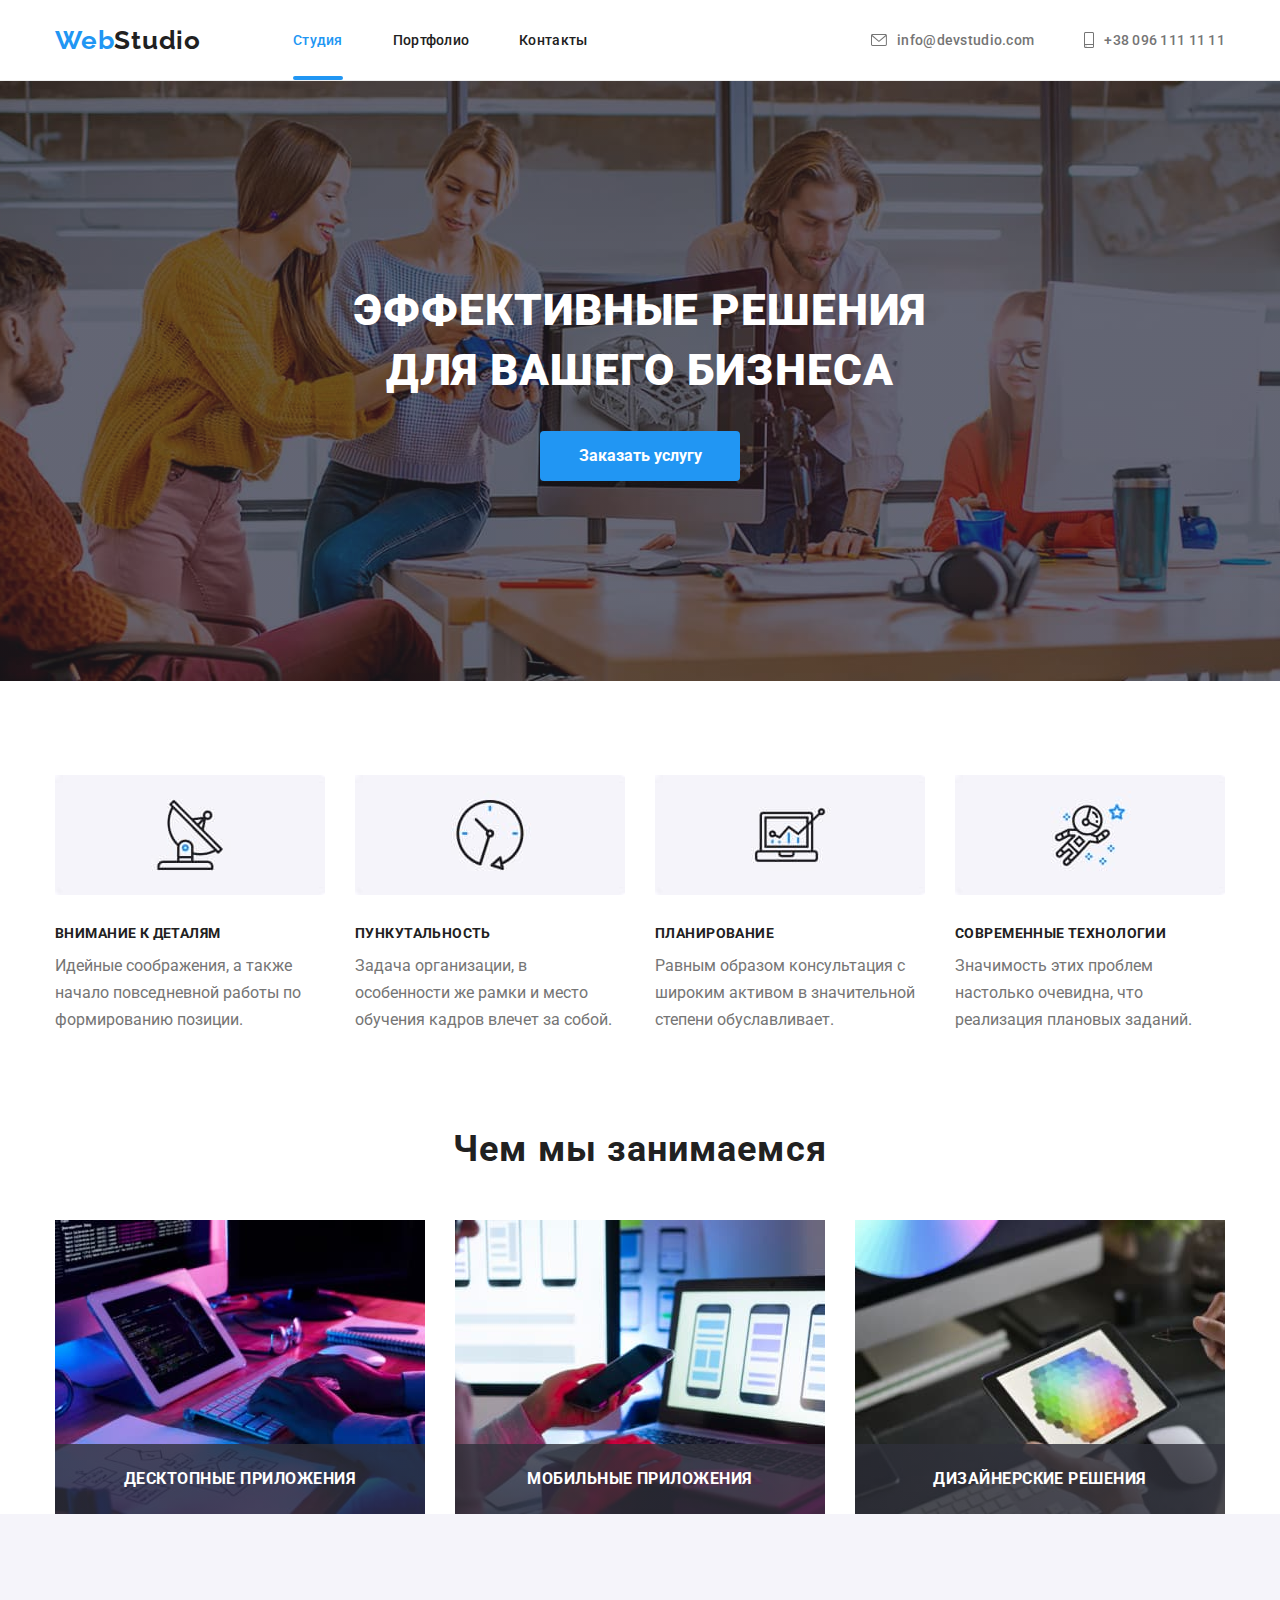
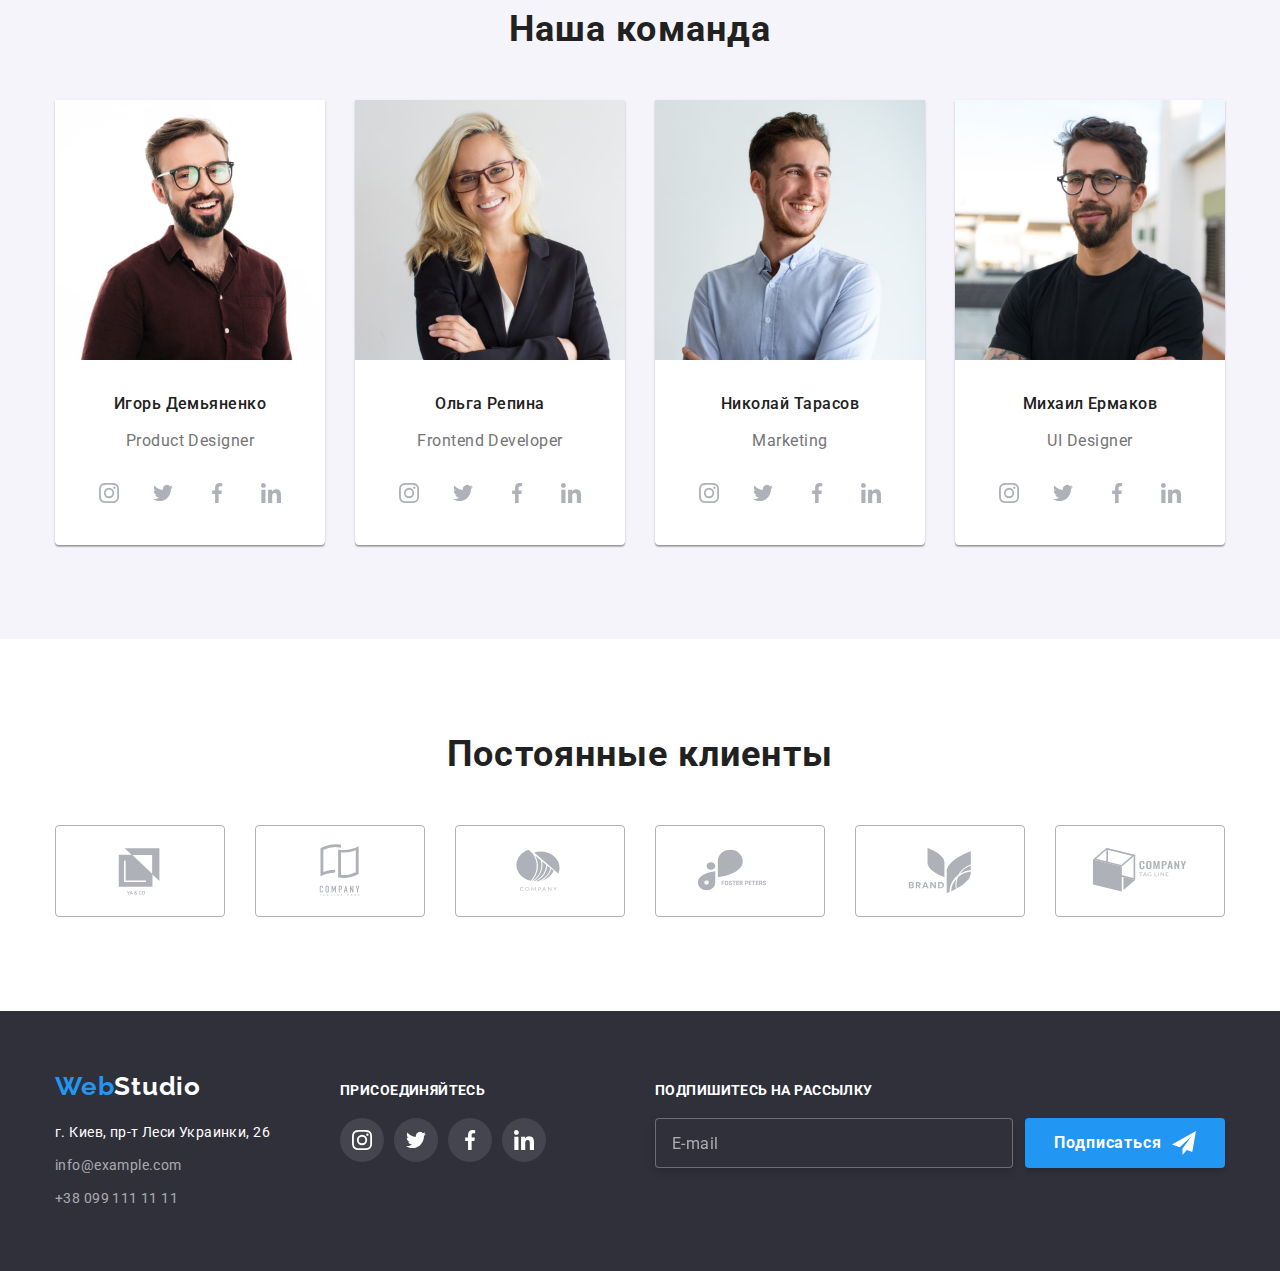
<file: index.html>
<!DOCTYPE html>
<html lang="ru">
  <head>
    <meta charset="UTF-8" />
    <meta http-equiv="X-UA-Compatible" content="IE=edge" />
    <meta name="viewport" content="width=device-width, initial-scale=1.0" />
    <link
      rel="stylesheet"
      href="https://cdnjs.cloudflare.com/ajax/libs/modern-normalize/1.0.0/modern-normalize.min.css"
    />
    <link rel="preconnect" href="https://fonts.gstatic.com" />
    <link
      href="https://fonts.googleapis.com/css2?family=Raleway:wght@700&family=Roboto:wght@400;500;700;900&display=swap"
      rel="stylesheet"
    />
    <link rel="stylesheet" href="css/styles.css" />
    <title>Студия</title>
  </head>
  <body>
    <header class="header">
      <div class="container list">
        <nav class="list">
          <a lang="en" href="index.html" class="icon icon-header"
            ><span class="icon-blue">Web</span>Studio</a
          >
          <ul class="list-nav">
            <li class="link">
              <a href="index.html" class="link-nav-selected link-area">Студия</a>
            </li>
            <li class="link">
              <a href="portfolio.html" class="link-nav link-area">Портфолио</a>
            </li>
            <li class="link">
              <a href="" class="link-nav link-area">Контакты</a>
            </li>
          </ul>
        </nav>
        <ul class="list-address">
          <li class="link">
            <a href="mailto:info@devstudio.com" class="list link-address link-area">
              <svg class="link-mail">
                <use href="./images/icons.svg#icon-envelope"></use>
              </svg>
              info@devstudio.com</a
            >
          </li>
          <li class="link">
            <a href="tel:+380961111111" class="list link-address link-area">
              <svg class="link-phone">
                <use href="./images/icons.svg#icon-smartphone"></use>
              </svg>
              +38 096 111 11 11</a
            >
          </li>
        </ul>
      </div>
    </header>

    <main>
      <section class="hero overlay-hero">
        <div class="container">
          <h1 class="slogan">ЭФФЕКТИВНЫЕ РЕШЕНИЯ ДЛЯ ВАШЕГО БИЗНЕСА</h1>
          <button data-modal-open type="button" class="button">Заказать услугу</button>
        </div>
      </section>
      <section class="section">
        <div class="container">
          <ul class="list">
            <li class="item-about item-detail">
              <h3 class="text-about sub-title">Внимание к деталям</h3>
              <p class="text-main">
                Идейные соображения, а также начало повседневной работы по формированию позиции.
              </p>
            </li>
            <li class="item-about item-time">
              <h3 class="text-about sub-title">Пункутальность</h3>
              <p class="text-main">
                Задача организации, в особенности же рамки и место обучения кадров влечет за собой.
              </p>
            </li>
            <li class="item-about item-plan">
              <h3 class="text-about sub-title">Планирование</h3>
              <p class="text-main">
                Равным образом консультация с широким активом в значительной степени обуславливает.
              </p>
            </li>
            <li class="item-about item-tech">
              <h3 class="text-about sub-title">Современные технологии</h3>
              <p class="text-main">
                Значимость этих проблем настолько очевидна, что реализация плановых заданий.
              </p>
            </li>
          </ul>
        </div>
      </section>

      <section class="section">
        <div class="container">
          <h2 class="title">Чем мы занимаемся</h2>

          <ul class="list list-img">
            <li class="item-img">
              <img src="images/box1.jpg" alt="Человек пишет код" />
              <div class="img-back">
                <p class="sub-title img-text">Десктопные приложения</p>
              </div>
            </li>
            <li class="item-img">
              <img src="images/box2.jpg" alt="Человек настараивает мультиплатформность" />
              <div class="img-back">
                <p class="sub-title img-text">Мобильные приложения</p>
              </div>
            </li>
            <li class="item-img">
              <img src="images/box3.jpg" alt="Человек выбирает дизайн" />
              <div class="img-back">
                <p class="sub-title img-text">Дизайнерские решения</p>
              </div>
            </li>
          </ul>
        </div>
      </section>

      <section class="section section-team">
        <div class="container">
          <h2 class="title">Наша команда</h2>
          <ul class="list list-team">
            <li class="desc-main">
              <img class="desc-img" src="images/img1.1.jpg" alt="" width="260" />
              <div class="desc-wrap">
                <h3 class="desc-name">Игорь Демьяненко</h3>
                <p class="desc-text">Product Designer</p>
                <ul class="list list-contact">
                  <li class="item-team">
                    <a href="" class="icon-center team-contact">
                      <svg class="decs-contact-icon">
                        <use href="./images/icons.svg#icon-inst"></use>
                      </svg>
                    </a>
                  </li>
                  <li class="item-team">
                    <a href="" class="icon-center team-contact">
                      <svg class="decs-contact-icon">
                        <use href="./images/icons.svg#icon-twit"></use>
                      </svg>
                    </a>
                  </li>
                  <li class="item-team">
                    <a href="" class="icon-center team-contact">
                      <svg class="decs-contact-icon">
                        <use href="./images/icons.svg#icon-fb"></use>
                      </svg>
                    </a>
                  </li>
                  <li class="item-team">
                    <a href="" class="icon-center team-contact">
                      <svg class="decs-contact-icon">
                        <use href="./images/icons.svg#icon-linkdin"></use>
                      </svg>
                    </a>
                  </li>
                </ul>
              </div>
            </li>

            <li class="desc-main">
              <img class="desc-img" src="images/img1.2.jpg" alt="" width="260" />
              <div class="desc-wrap">
                <h3 class="desc-name">Ольга Репина</h3>
                <p class="desc-text">Frontend Developer</p>
                <ul class="list list-contact">
                  <li class="item-team">
                    <a href="" class="icon-center team-contact">
                      <svg class="decs-contact-icon">
                        <use href="./images/icons.svg#icon-inst"></use>
                      </svg>
                    </a>
                  </li>
                  <li class="item-team">
                    <a href="" class="icon-center team-contact">
                      <svg class="decs-contact-icon">
                        <use href="./images/icons.svg#icon-twit"></use>
                      </svg>
                    </a>
                  </li>
                  <li class="item-team">
                    <a href="" class="icon-center team-contact">
                      <svg class="decs-contact-icon">
                        <use href="./images/icons.svg#icon-fb"></use>
                      </svg>
                    </a>
                  </li>
                  <li class="item-team">
                    <a href="" class="icon-center team-contact">
                      <svg class="decs-contact-icon">
                        <use href="./images/icons.svg#icon-linkdin"></use>
                      </svg>
                    </a>
                  </li>
                </ul>
              </div>
            </li>

            <li class="desc-main">
              <img class="desc-img" src="images/img1.3.jpg" alt="" width="260" />
              <div class="desc-wrap">
                <h3 class="desc-name">Николай Тарасов</h3>
                <p class="desc-text">Marketing</p>
                <ul class="list list-contact">
                  <li class="item-team">
                    <a href="" class="icon-center team-contact">
                      <svg class="decs-contact-icon">
                        <use href="./images/icons.svg#icon-inst"></use>
                      </svg>
                    </a>
                  </li>
                  <li class="item-team">
                    <a href="" class="icon-center team-contact">
                      <svg class="decs-contact-icon">
                        <use href="./images/icons.svg#icon-twit"></use>
                      </svg>
                    </a>
                  </li>
                  <li class="item-team">
                    <a href="" class="icon-center team-contact">
                      <svg class="decs-contact-icon">
                        <use href="./images/icons.svg#icon-fb"></use>
                      </svg>
                    </a>
                  </li>
                  <li class="item-team">
                    <a href="" class="icon-center team-contact">
                      <svg class="decs-contact-icon">
                        <use href="./images/icons.svg#icon-linkdin"></use>
                      </svg>
                    </a>
                  </li>
                </ul>
              </div>
            </li>

            <li class="desc-main">
              <img class="desc-img" src="images/img1.4.jpg" alt="" width="260" />
              <div class="desc-wrap">
                <h3 class="desc-name">Михаил Ермаков</h3>
                <p class="desc-text">UI Designer</p>
                <ul class="list list-contact">
                  <li class="item-team">
                    <a href="" class="icon-center team-contact">
                      <svg class="decs-contact-icon">
                        <use href="./images/icons.svg#icon-inst"></use>
                      </svg>
                    </a>
                  </li>
                  <li class="item-team">
                    <a href="" class="icon-center team-contact">
                      <svg class="decs-contact-icon">
                        <use href="./images/icons.svg#icon-twit"></use>
                      </svg>
                    </a>
                  </li>
                  <li class="item-team">
                    <a href="" class="icon-center team-contact">
                      <svg class="decs-contact-icon">
                        <use href="./images/icons.svg#icon-fb"></use>
                      </svg>
                    </a>
                  </li>
                  <li class="item-team">
                    <a href="" class="icon-center team-contact">
                      <svg class="decs-contact-icon">
                        <use href="./images/icons.svg#icon-linkdin"></use>
                      </svg>
                    </a>
                  </li>
                </ul>
              </div>
            </li>
          </ul>
        </div>
      </section>
      <section class="section">
        <div class="container">
          <h2 class="title">Постоянные клиенты</h2>
          <ul class="list">
            <li class="item-client">
              <a href="" class="icon-center link-client">
                <svg class="item-client-icon">
                  <use href="./images/icons.svg#icon-client1"></use>
                </svg>
              </a>
            </li>
            <li class="item-client">
              <a href="" class="icon-center link-client">
                <svg class="item-client-icon">
                  <use href="./images/icons.svg#icon-client2"></use>
                </svg>
              </a>
            </li>
            <li class="item-client">
              <a href="" class="icon-center link-client">
                <svg class="item-client-icon">
                  <use href="./images/icons.svg#icon-client3"></use>
                </svg>
              </a>
            </li>
            <li class="item-client">
              <a href="" class="icon-center link-client">
                <svg class="item-client-icon">
                  <use href="./images/icons.svg#icon-client4"></use>
                </svg>
              </a>
            </li>
            <li class="item-client">
              <a href="" class="icon-center link-client">
                <svg class="item-client-icon">
                  <use href="./images/icons.svg#icon-client5"></use>
                </svg>
              </a>
            </li>
            <li class="item-client">
              <a href="" class="icon-center link-client">
                <svg class="item-client-icon">
                  <use href="./images/icons.svg#icon-client6"></use>
                </svg>
              </a>
            </li>
          </ul>
        </div>
      </section>
    </main>

    <footer class="footer">
      <div class="container list">
        <div>
          <a lang="en" href="index.html" class="icon icon-footer"
            ><span class="icon-blue">Web</span>Studio</a
          >
          <address>
            <ul class="list-footer">
              <li class="footer-main">
                <a href="" class="text-main footer-address">г. Киев, пр-т Леси Украинки, 26</a>
              </li>
              <li class="footer-main">
                <a href="mailto:info@example.com" class="text-main footer-contact"
                  >info@example.com</a
                >
              </li>
              <li class="footer-main">
                <a href="tel:+380991111111" class="text-main footer-contact">+38 099 111 11 11</a>
              </li>
            </ul>
          </address>
        </div>
        <div class="media-footer">
          <h3 class="sub-title sub-title-join">Присоединяйтесь</h3>
          <ul class="list">
            <li class="media-footer-item">
              <a href="" class="icon-center media-footer-link">
                <svg class="media-footer-icon">
                  <use href="./images/icons.svg#icon-inst"></use>
                </svg>
              </a>
            </li>
            <li class="media-footer-item">
              <a href="" class="icon-center media-footer-link">
                <svg class="media-footer-icon">
                  <use href="./images/icons.svg#icon-twit"></use>
                </svg>
              </a>
            </li>
            <li class="media-footer-item">
              <a href="" class="icon-center media-footer-link">
                <svg class="media-footer-icon">
                  <use href="./images/icons.svg#icon-fb"></use>
                </svg>
              </a>
            </li>
            <li class="media-footer-item">
              <a href="" class="icon-center media-footer-link">
                <svg class="media-footer-icon">
                  <use href="./images/icons.svg#icon-linkdin"></use>
                </svg>
              </a>
            </li>
          </ul>
        </div>
        <div class="subscribe-footer">
          <h3 class="sub-title sub-title-join">Подпишитесь на рассылку</h3>

          <form name="subscribe_form" autocomplete="on" class="form-item">
            <label>
              <input class="form-input-mail" type="email" name="email" placeholder="E-mail" />
            </label>
            <button type="submit" class="button-subscribe">
              Подписаться
              <svg class="button-subscribe-icon">
                <use href="./images/icons.svg#icon-send"></use>
              </svg>
            </button>
          </form>
        </div>
      </div>
    </footer>
    <div class="backdrop is-hidden" data-modal>
      <div class="modal">
        <h3 class="modal-detail">Оставьте свои данные, мы вам перезвоним</h3>

        <form name="subscribe_form" autocomplete="on" class="subscribe-form">
          <label class="subscribe-name">
            Имя
            <svg class="modal-form-icon">
              <use href="./images/icons.svg#icon-person"></use>
            </svg>
            <input
              class="form-input-main form-input-info"
              type="text"
              name="name"
              autocomplete="on"
            />
          </label>
          <label class="subscribe-name">
            Телефон
            <svg class="modal-form-icon">
              <use href="./images/icons.svg#icon-phone-black"></use>
            </svg>
            <input
              class="form-input-main form-input-info"
              type="tel"
              name="tel"
              autocomplete="on"
            />
          </label>
          <label class="subscribe-name">
            Почта
            <input
              class="form-input-main form-input-info"
              type="email"
              name="email"
              autocomplete="on"
            />
            <svg class="modal-form-icon">
              <use href="./images/icons.svg#icon-email-black"></use>
            </svg>
          </label>
          <label class="subscribe-name">
            Комментарий
            <textarea
              class="form-input-main form-input-comment"
              name="comment"
              placeholder="Введите текст"
            ></textarea>
          </label>
          <label class="subscribe-agree">
            <input type="checkbox" name="valid" value="agree" />
            <span class="checkbox-icon"></span>
            Соглашаюсь с рассылкой и принимаю <a href="" class="link-agree">Условия договора</a>
          </label>
          <div>
            <button type="submit" class="button-form">Отправить</button>
          </div>
        </form>
        <button data-modal-close type="button" class="icon-center modal-close-button">
          <svg class="modal-close-icon">
            <use href="./images/icons.svg#icon-close-button"></use>
          </svg>
        </button>
      </div>
    </div>
    <script src="./js/modal.js"></script>
  </body>
</html>
</file>
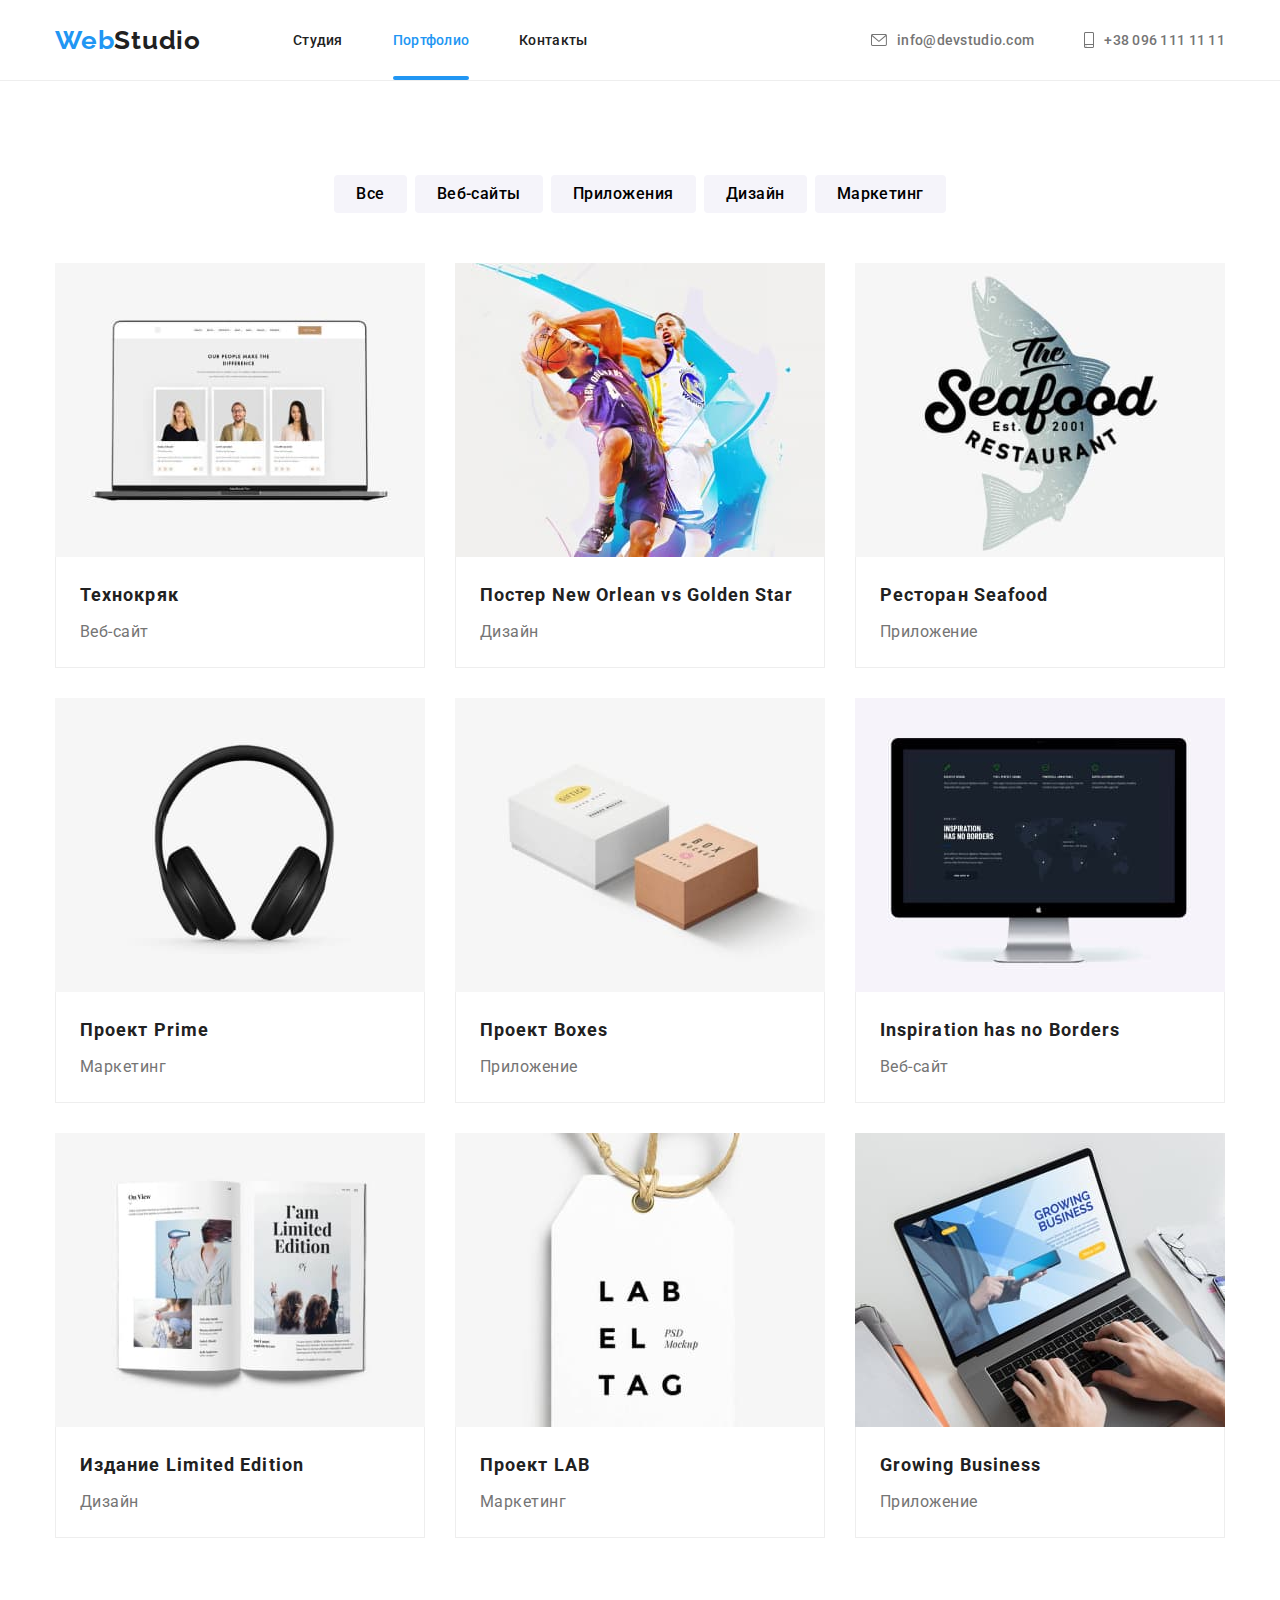
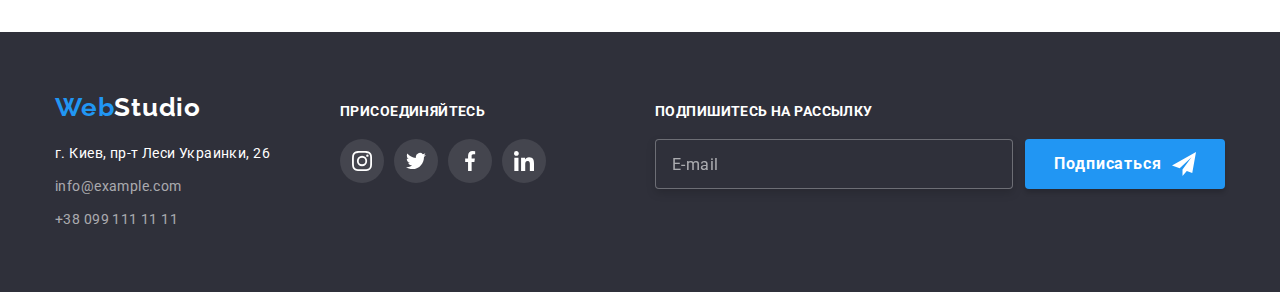
<file: portfolio.html>
<!DOCTYPE html>
<html lang="ru">
  <head>
    <meta charset="UTF-8" />
    <meta http-equiv="X-UA-Compatible" content="IE=edge" />
    <meta name="viewport" content="width=device-width, initial-scale=1.0" />
    <link
      rel="stylesheet"
      href="https://cdnjs.cloudflare.com/ajax/libs/modern-normalize/1.0.0/modern-normalize.min.css"
    />
    <link rel="preconnect" href="https://fonts.gstatic.com" />
    <link
      href="https://fonts.googleapis.com/css2?family=Raleway:wght@700&family=Roboto:wght@400;500;700;900&display=swap"
      rel="stylesheet"
    />
    <link rel="stylesheet" href="css/styles.css" />
    <title>Портфолио</title>
  </head>
  <body>
    <header class="header">
      <div class="container list">
        <nav class="list">
          <a lang="en" href="index.html" class="icon icon-header"
            ><span class="icon-blue">Web</span>Studio</a
          >
          <ul class="list-nav">
            <li class="link">
              <a href="index.html" class="link-nav link-area">Студия</a>
            </li>
            <li class="link">
              <a href="portfolio.html" class="link-nav-selected link-area">Портфолио</a>
            </li>
            <li class="link">
              <a href="" class="link-nav link-area">Контакты</a>
            </li>
          </ul>
        </nav>
        <ul class="list-address">
          <li class="link">
            <a href="mailto:info@devstudio.com" class="list link-address link-area">
              <svg class="link-mail">
                <use href="./images/icons.svg#icon-envelope"></use>
              </svg>
              info@devstudio.com</a
            >
          </li>
          <li class="link">
            <a href="tel:+380961111111" class="list link-address link-area">
              <svg class="link-phone">
                <use href="./images/icons.svg#icon-smartphone"></use>
              </svg>
              +38 096 111 11 11</a
            >
          </li>
        </ul>
      </div>
    </header>

    <main>
      <section class="section">
        <div class="container">
          <ul class="list list-control">
            <li class="control-item"><button type="button" class="control">Все</button></li>
            <li class="control-item"><button type="button" class="control">Веб-сайты</button></li>
            <li class="control-item"><button type="button" class="control">Приложения</button></li>
            <li class="control-item"><button type="button" class="control">Дизайн</button></li>
            <li class="control-item"><button type="button" class="control">Маркетинг</button></li>
          </ul>
          <ul class="work-list">
            <li class="work-item">
              <a href="" class="work-link">
                <div class="work-img">
                  <img src="images/img2.1.jpg" alt="" />
                  <div class="work-overlay">
                    <p class="work-text">
                      Технокряк это современная площадка распространения коронавируса. Компании
                      используют эту платформу для цифрового шпионажа и атак на защищённые сервера
                      конкурентов.
                    </p>
                  </div>
                </div>
                <div class="work-wrap">
                  <h3 class="work-main">Технокряк</h3>
                  <p class="work-desc">Веб-сайт</p>
                </div>
              </a>
            </li>
            <li class="work-item">
              <a href="" class="work-link">
                <div class="work-img">
                  <img src="images/img2.2.jpg" alt="" />
                  <div class="work-overlay">
                    <p class="work-text">
                      Технокряк это современная площадка распространения коронавируса. Компании
                      используют эту платформу для цифрового шпионажа и атак на защищённые сервера
                      конкурентов.
                    </p>
                  </div>
                </div>
                <div class="work-wrap">
                  <h3 class="work-main">Постер New Orlean vs Golden Star</h3>
                  <p class="work-desc">Дизайн</p>
                </div>
              </a>
            </li>
            <li class="work-item">
              <a href="" class="work-link">
                <div class="work-img">
                  <img src="images/img2.3.jpg" alt="" />
                  <div class="work-overlay">
                    <p class="work-text">
                      Технокряк это современная площадка распространения коронавируса. Компании
                      используют эту платформу для цифрового шпионажа и атак на защищённые сервера
                      конкурентов.
                    </p>
                  </div>
                </div>
                <div class="work-wrap">
                  <h3 class="work-main">Ресторан Seafood</h3>
                  <p class="work-desc">Приложение</p>
                </div>
              </a>
            </li>
            <li class="work-item">
              <a href="" class="work-link">
                <div class="work-img">
                  <img src="images/img2.4.jpg" alt="" />
                  <div class="work-overlay">
                    <p class="work-text">
                      Технокряк это современная площадка распространения коронавируса. Компании
                      используют эту платформу для цифрового шпионажа и атак на защищённые сервера
                      конкурентов.
                    </p>
                  </div>
                </div>
                <div class="work-wrap">
                  <h3 class="work-main">Проект Prime</h3>
                  <p class="work-desc">Маркетинг</p>
                </div>
              </a>
            </li>
            <li class="work-item">
              <a href="" class="work-link">
                <div class="work-img">
                  <img src="images/img2.5.jpg" alt="" />
                  <div class="work-overlay">
                    <p class="work-text">
                      Технокряк это современная площадка распространения коронавируса. Компании
                      используют эту платформу для цифрового шпионажа и атак на защищённые сервера
                      конкурентов.
                    </p>
                  </div>
                </div>
                <div class="work-wrap">
                  <h3 class="work-main">Проект Boxes</h3>
                  <p class="work-desc">Приложение</p>
                </div>
              </a>
            </li>
            <li class="work-item">
              <a href="" class="work-link">
                <div class="work-img">
                  <img src="images/img2.6.jpg" alt="" />
                  <div class="work-overlay">
                    <p class="work-text">
                      Технокряк это современная площадка распространения коронавируса. Компании
                      используют эту платформу для цифрового шпионажа и атак на защищённые сервера
                      конкурентов.
                    </p>
                  </div>
                </div>
                <div class="work-wrap">
                  <h3 class="work-main">Inspiration has no Borders</h3>
                  <p class="work-desc">Веб-сайт</p>
                </div>
              </a>
            </li>
            <li class="work-item">
              <a href="" class="work-link">
                <div class="work-img">
                  <img src="images/img2.7.jpg" alt="" />
                  <div class="work-overlay">
                    <p class="work-text">
                      Технокряк это современная площадка распространения коронавируса. Компании
                      используют эту платформу для цифрового шпионажа и атак на защищённые сервера
                      конкурентов.
                    </p>
                  </div>
                </div>
                <div class="work-wrap">
                  <h3 class="work-main">Издание Limited Edition</h3>
                  <p class="work-desc">Дизайн</p>
                </div>
              </a>
            </li>
            <li class="work-item">
              <a href="" class="work-link">
                <div class="work-img">
                  <img src="images/img2.8.jpg" alt="" />
                  <div class="work-overlay">
                    <p class="work-text">
                      Технокряк это современная площадка распространения коронавируса. Компании
                      используют эту платформу для цифрового шпионажа и атак на защищённые сервера
                      конкурентов.
                    </p>
                  </div>
                </div>
                <div class="work-wrap">
                  <h3 class="work-main">Проект LAB</h3>
                  <p class="work-desc">Маркетинг</p>
                </div>
              </a>
            </li>
            <li class="work-item">
              <a href="" class="work-link">
                <div class="work-img">
                  <img src="images/img2.9.jpg" alt="" />
                  <div class="work-overlay">
                    <p class="work-text">
                      Технокряк это современная площадка распространения коронавируса. Компании
                      используют эту платформу для цифрового шпионажа и атак на защищённые сервера
                      конкурентов.
                    </p>
                  </div>
                </div>
                <div class="work-wrap">
                  <h3 class="work-main">Growing Business</h3>
                  <p class="work-desc">Приложение</p>
                </div>
              </a>
            </li>
          </ul>
        </div>
      </section>
    </main>

    <footer class="footer">
      <div class="container list">
        <div>
          <a lang="en" href="index.html" class="icon icon-footer"
            ><span class="icon-blue">Web</span>Studio</a
          >
          <address>
            <ul class="list-footer">
              <li class="footer-main">
                <a href="" class="text-main footer-address">г. Киев, пр-т Леси Украинки, 26</a>
              </li>
              <li class="footer-main">
                <a href="mailto:info@example.com" class="text-main footer-contact"
                  >info@example.com</a
                >
              </li>
              <li class="footer-main">
                <a href="tel:+380991111111" class="text-main footer-contact">+38 099 111 11 11</a>
              </li>
            </ul>
          </address>
        </div>
        <div class="media-footer">
          <h3 class="sub-title sub-title-join">Присоединяйтесь</h3>
          <ul class="list">
            <li class="media-footer-item">
              <a href="" class="icon-center media-footer-link">
                <svg class="media-footer-icon">
                  <use href="./images/icons.svg#icon-inst"></use>
                </svg>
              </a>
            </li>
            <li class="media-footer-item">
              <a href="" class="icon-center media-footer-link">
                <svg class="media-footer-icon">
                  <use href="./images/icons.svg#icon-twit"></use>
                </svg>
              </a>
            </li>
            <li class="media-footer-item">
              <a href="" class="icon-center media-footer-link">
                <svg class="media-footer-icon">
                  <use href="./images/icons.svg#icon-fb"></use>
                </svg>
              </a>
            </li>
            <li class="media-footer-item">
              <a href="" class="icon-center media-footer-link">
                <svg class="media-footer-icon">
                  <use href="./images/icons.svg#icon-linkdin"></use>
                </svg>
              </a>
            </li>
          </ul>
        </div>
        <div class="subscribe-footer">
          <h3 class="sub-title sub-title-join">Подпишитесь на рассылку</h3>

          <form name="subscribe_form" autocomplete="on" class="form-item">
            <label>
              <input class="form-input-mail" type="email" name="email" placeholder="E-mail" />
            </label>
            <button type="submit" class="button-subscribe">
              Подписаться
              <svg class="button-subscribe-icon">
                <use href="./images/icons.svg#icon-send"></use>
              </svg>
            </button>
          </form>
        </div>
      </div>
    </footer>
  </body>
</html>
</file>
<file: css/styles.css>
/* Main styles */

body {
  font-family: 'Roboto', sans-serif;
  color: var(--main-text-color);
}

a {
  text-decoration: none;
  display: inline-block;
}

ul {
  list-style: none;
}

img {
  display: block;
}

/* Main Position */

ul,
ol {
  margin-top: 0;
  margin-bottom: 0;
  padding-left: 0;
}

h1,
h2,
h3,
h4,
h5,
h6,
p {
  margin-top: 0;
  margin-bottom: 0;
}

/* Colors */

:root {
  --main-back-color: #2f303a;
  --secondary-back-color: #f5f4fa;
  --main-text-color: #212121;
  --secondary-text-color: #757575;
  --third-text-color: #ffffff;
  --main-theme-color: #2196f3;
  --main-link-color: rgb(75, 75, 75, 0.6);
  --footer-link-color: rgb(255, 255, 255, 0.6);
  --work-back-color: #eeeeee;
  --overlay-back-color: rgba(47, 48, 58, 0.4);
  --footer-link-back: rgba(255, 255, 255, 0.1);
  --client-border: #afb1b8;
  --hero-button-color: #188ce8;
  --img-back-color: rgba(47, 48, 58, 0.8);
  --work-anim-color: rgba(33, 150, 243, 0.9);
  --backdrop-color: rgba(0, 0, 0, 0.2);
  --close-button-color: rgba(0, 0, 0, 0.1);
  --color-comment: rgba(117, 117, 117, 0.5);
  --form-border-color: rgba(33, 33, 33, 0.2);

  --duration: 250ms;
  --timing-function: cubic-bezier(0.4, 0, 0.2, 1);
}

/* Style Classes */
.container {
  margin-left: auto;
  margin-right: auto;
  width: 1200px;
  padding-left: 15px;
  padding-right: 15px;
}

.icon {
  font-family: 'Raleway', sans-serif;
  font-weight: 700;
  font-size: 26px;
  line-height: 1.17;
  letter-spacing: 0.03em;
  width: 145px;
}

.icon-header {
  color: var(--main-text-color);

  margin-right: 93px;
}

.icon-footer {
  color: var(--third-text-color);

  margin-bottom: 20px;
}

.icon-blue {
  color: var(--main-theme-color);
}

.link-mail {
  width: 16px;
  height: 12px;
  cursor: pointer;

  margin-right: 10px;

  fill: var(--secondary-text-color);

  transition: fill var(--duration) var(--timing-function);
}

.link-phone {
  width: 10px;
  height: 16px;
  cursor: pointer;

  margin-right: 10px;

  fill: var(--secondary-text-color);

  transition: fill var(--duration) var(--timing-function);
}

.link-address:hover .link-mail,
.link-address:focus .link-mail,
.link-address:hover .link-phone,
.link-address:focus .link-phone {
  fill: var(--main-theme-color);
}

.item-about::before {
  display: block;
  content: '';
  height: 120px;
}

.item-detail::before {
  background-image: url(../images/Group1.jpg);
}

.item-time::before {
  background-image: url(../images/Group2.jpg);
}

.item-plan::before {
  background-image: url(../images/Group3.jpg);
}

.item-tech::before {
  background-image: url(../images/Group4.jpg);
}

.icon-center {
  display: flex;
  align-items: center;
  justify-content: center;
}

.footer .container.list {
  display: flex;
  align-items: baseline;
}

.media-footer {
  margin-left: 70px;
}

.sub-title-join {
  font-size: 14px;
  letter-spacing: 0.03em;

  margin-bottom: 20px;

  color: var(--third-text-color);
}

.media-footer-item {
  width: 44px;
  height: 44px;
}

.media-footer-item:not(:last-child) {
  margin-right: 10px;
}

.media-footer-link {
  width: 44px;
  height: 44px;

  background-color: var(--footer-link-back);
  border-radius: 50%;
  background-position: center;
  background-repeat: no-repeat;

  transition: background-color var(--duration) var(--timing-function);
}

.media-footer-link:hover,
.media-footer-link:focus {
  background-color: var(--main-theme-color);
}

.media-footer-icon {
  width: 20px;
  height: 20px;

  fill: var(--third-text-color);
}

.item-client:not(:last-child) {
  margin-right: 30px;
}

.subscribe-footer {
  width: 570px;
  margin-left: auto;
}

.form-item {
  display: flex;
  align-items: center;
}

.form-input-mail {
  height: 50px;
  min-width: 358px;

  padding-left: 16px;
  padding-top: 15px;
  padding-bottom: 15px;

  color: var(--third-text-color);
  border-radius: 4px;
  border: 1px solid rgba(255, 255, 255, 0.3);
  filter: drop-shadow(0px 4px 4px rgba(0, 0, 0, 0.15));
  background-color: var(--main-back-color);
}

.form-input-mail::placeholder {
  font-size: 16px;
  line-height: 1.25;
  letter-spacing: 0.03em;

  color: var(--footer-link-color);
}

.button-subscribe {
  height: 50px;
  min-width: 200px;

  font-weight: 700;
  font-size: 16px;
  line-height: 1.875;
  letter-spacing: 0.06em;

  margin-left: 12px;

  display: flex;
  align-items: center;
  justify-content: center;

  border-color: transparent;
  color: var(--third-text-color);
  background-color: var(--main-theme-color);
  box-shadow: 0px 4px 4px rgba(0, 0, 0, 0.15);
  border-radius: 4px;
}

.button-subscribe-icon {
  width: 24px;
  height: 24px;

  margin-left: 10px;

  fill: var(--third-text-color);
}

.link-client {
  width: 170px;
  height: 92px;
  cursor: pointer;

  border: 1px solid var(--client-border);
  border-radius: 4px;

  transition: border-color var(--duration) var(--timing-function);
}

.item-client-icon {
  width: 106px;
  height: 60px;

  fill: var(--client-border);

  transition: fill var(--duration) var(--timing-function);
}

.link-client:hover,
.link-client:focus {
  border-color: var(--main-theme-color);
}

.link-client:hover .item-client-icon,
.link-client:focus .item-client-icon {
  fill: var(--main-theme-color);
}

.header {
  border-bottom: 1px solid var(--work-back-color);
}

.list {
  display: flex;

  align-items: center;
}

.list-img {
  justify-content: space-between;
}

.list-nav {
  display: flex;
}

.list-address {
  display: flex;

  margin-left: auto;
}

.list-team {
  padding-bottom: 94px;
}

.link {
  font-weight: 500;
  font-size: 14px;
  line-height: 1.17;
  letter-spacing: 0.02em;
}

.list-nav .link + .link {
  margin-left: 50px;
}

.list-address .link + .link {
  margin-left: 50px;
}

.link-area {
  padding-top: 32px;
  padding-bottom: 32px;
}

.link-nav {
  color: var(--main-text-color);

  transition: color var(--duration) var(--timing-function);
}

.link-nav-selected {
  position: relative;
  color: var(--main-theme-color);
}

.link-nav-selected::after {
  display: block;
  content: '';
  width: 100%;
  height: 4px;

  border-bottom-width: 4px;
  border-bottom-style: solid;
  border-bottom-color: var(--main-theme-color);
  border-radius: 2px;

  position: absolute;
  bottom: 0;
}

.link-address {
  color: var(--secondary-text-color);

  transition: color var(--duration) var(--timing-function);
}

.hero {
  max-width: 1600px;
  height: 600px;
  letter-spacing: 0.06em;
  text-align: center;

  background-color: var(--main-back-color);

  padding-top: 200px;
  padding-bottom: 200px;
  margin-left: auto;
  margin-right: auto;
}

.overlay-hero {
  background-image: linear-gradient(to right, var(--overlay-back-color), var(--overlay-back-color)),
    url(../images/back-hero.jpg);

  background-repeat: no-repeat;
  background-position: center;
  background-size: cover;
}

.slogan {
  font-weight: 900;
  font-size: 44px;
  line-height: 1.36;

  color: var(--third-text-color);

  max-width: 600px;
  margin: 0 auto;
  margin-bottom: 30px;
}

.button {
  font-weight: 700;
  font-size: 16px;
  line-height: 1.87;
  cursor: pointer;

  min-width: 200px;
  min-height: 50px;
  padding: 10px, 32px;
  border-radius: 4px;

  border-color: transparent;
  color: var(--third-text-color);
  background-color: var(--main-theme-color);

  transition: background-color var(--duration) var(--timing-function);
}

.button:hover,
.button:focus {
  background-color: var(--hero-button-color);
}

.backdrop {
  position: fixed;
  top: 0;
  left: 0;

  width: 100%;
  height: 100%;

  background-color: var(--backdrop-color);

  transition: background-color var(--duration) var(--timing-function);
}

.backdrop.is-hidden {
  opacity: 0;
  pointer-events: none;
}

.modal {
  z-index: 1000;
  position: absolute;
  top: 50%;
  left: 50%;
  transform: translate(-50%, -50%);

  padding: 40px;

  min-width: 528px;
  min-height: 581px;

  border-radius: 4px;
  box-shadow: 0px 1px 3px rgba(0, 0, 0, 0.12), 0px 1px 1px rgba(0, 0, 0, 0.14),
    0px 2px 1px rgba(0, 0, 0, 0.2);
  background-color: var(--third-text-color);

  transition: background-color var(--duration) var(--timing-function),
    box-shadow var(--duration) var(--timing-function);
}

.modal-close-button {
  position: absolute;
  top: 8px;
  right: 8px;
  cursor: pointer;
  padding: 0;

  width: 30px;
  height: 30px;

  border-radius: 50%;
  border-color: var(--close-button-color);
  background-color: var(--third-text-color);
}

.modal-close-icon {
  background-position: center;
  background-repeat: no-repeat;

  width: 18px;
  height: 18px;

  filter: drop-shadow(0px 4px 4px rgba(0, 0, 0, 0.25));
}

.modal-detail {
  font-weight: 700;
  font-size: 20px;
  line-height: 1.172;
  letter-spacing: 0.03em;
  text-align: center;

  margin-bottom: 12px;
}

.subscribe-form {
  width: 448px;
  margin-left: auto;
  margin-right: auto;
}

.form-input-main {
  font-size: 14px;
  line-height: 1.17;
  letter-spacing: 0.01em;

  outline: none;
  border: 1px solid var(--form-border-color);
  border-radius: 4px;
}

.form-input-info {
  height: 40px;
  margin-top: 4px;
  padding-left: 40px;
}

.form-input-comment {
  height: 120px;
  padding: 12px 16px;
  margin-top: 4px;
  resize: none;
}

.form-input-main:focus-within {
  border: 1px solid var(--main-theme-color);
}

.subscribe-name:focus-within .modal-form-icon {
  fill: var(--main-theme-color);
}

.form-input-comment::placeholder {
  color: var(--color-comment);
}

.subscribe-name {
  position: relative;
  display: flex;
  flex-direction: column;
  text-align: initial;

  width: auto;
  margin-bottom: 10px;

  font-size: 12px;
  line-height: 1.17;
  letter-spacing: 0.01em;

  color: var(--secondary-text-color);
}

.subscribe-name:nth-child(4) {
  margin-bottom: 20px;
}

.subscribe-agree input[type='checkbox'] {
  appearance: none;
}

.checkbox-icon {
  content: '';
  display: inline-block;

  margin-right: 8.38px;

  width: 16px;
  height: 15px;

  border: 2px solid var(--main-text-color);
  border-radius: 2px;

  transition: border-color var(--duration) var(--timing-function),
    background-color var(--duration) var(--timing-function);
}

.subscribe-agree input[type='checkbox']:focus ~ .checkbox-icon {
  border-color: var(--main-theme-color);
}

.subscribe-agree input[type='checkbox']:checked ~ .checkbox-icon {
  border-color: var(--main-theme-color);

  background-color: var(--main-theme-color);
  background-image: url(../images/checkbox.svg);
  background-repeat: no-repeat;
  background-size: cover;
}

.subscribe-agree {
  position: relative;
  display: flex;
  justify-content: center;
  align-items: center;
  width: 425px;
  height: 24px;
  margin-bottom: 30px;

  font-size: 14px;
  line-height: 1.71;
  letter-spacing: 0.03em;

  color: var(--secondary-text-color);
}

.link-agree {
  font-size: 14px;
  line-height: 1.71;
  letter-spacing: 0.03em;
  text-decoration: underline;

  padding-left: 3px;

  color: var(--main-theme-color);
}

.modal-form-icon {
  position: absolute;
  bottom: 11px;
  left: 12px;

  width: 18px;
  height: 18px;
}

.button-form {
  height: 50px;
  min-width: 200px;

  font-weight: 700;
  font-size: 16px;
  line-height: 1.875;
  letter-spacing: 0.06em;

  display: flex;
  align-items: center;
  justify-content: center;

  border-color: transparent;
  color: var(--third-text-color);
  background-color: var(--main-theme-color);
  box-shadow: 0px 4px 4px rgba(0, 0, 0, 0.15);
  border-radius: 4px;
}

.subscribe-form div {
  display: flex;
  justify-content: center;
}

.title {
  font-weight: 700;
  font-size: 36px;
  line-height: 1.17;
  letter-spacing: 0.03em;
  text-align: center;

  margin-bottom: 50px;
}

.section {
  padding-top: 94px;
}

.section:last-child {
  padding-bottom: 94px;
}

.section-team {
  background-color: var(--secondary-back-color);
}

.item-img {
  position: relative;
  width: 370px;
  z-index: -1;
}

.img-back {
  display: flex;
  justify-content: center;
  align-items: center;

  position: absolute;
  bottom: 0;
  width: 370px;
  height: 70px;

  background-image: linear-gradient(to right, var(--img-back-color), var(--img-back-color));
}

.img-text {
  letter-spacing: 0.03em;

  color: var(--third-text-color);
}

.team {
  background-color: var(--secondary-back-color);
}

.text-about {
  font-size: 14px;
  letter-spacing: 0.03em;

  margin-top: 30px;
  margin-bottom: 10px;
}

.sub-title {
  font-weight: 700;
  text-transform: uppercase;
  line-height: 1.17;
}

.item-about {
  width: 270px;
}

.item-about:not(:first-child) {
  margin-left: 30px;
}

.text-main {
  color: var(--secondary-text-color);

  line-height: 1.71;
}

.desc-img {
  display: block;

  width: 270px;
}

.desc-main {
  background-color: var(--third-text-color);

  width: 270px;

  box-shadow: 0px 1px 3px rgba(0, 0, 0, 0.12), 0px 1px 1px rgba(0, 0, 0, 0.14),
    0px 2px 1px rgba(0, 0, 0, 0.2);
  border-radius: 0px 0px 4px 4px;
}

.desc-main:not(:first-child) {
  margin-left: 30px;
}

.desc-wrap {
  padding-top: 30px;
  padding-bottom: 30px;
}

.desc-name {
  font-weight: 500;
  font-size: 16px;
  line-height: 1.71;
  letter-spacing: 0.03em;
  text-align: center;

  margin-bottom: 10px;
}

.desc-text {
  font-size: 16px;
  line-height: 1.71;
  letter-spacing: 0.03em;
  text-align: center;

  margin-bottom: 16px;

  color: var(--secondary-text-color);
}

.list-contact {
  margin-right: 32px;
  margin-left: 32px;
}

.team-contact {
  width: 44px;
  height: 44px;

  border-radius: 50%;
  background-position: center;
  background-repeat: no-repeat;

  transition: background-color var(--duration) var(--timing-function);
}

.decs-contact-icon {
  width: 20px;
  height: 20px;
  cursor: pointer;

  fill: var(--client-border);

  transition: fill var(--duration) var(--timing-function);
}

.team-contact:hover,
.team-contact:focus {
  background-color: var(--main-theme-color);
}

.team-contact:hover .decs-contact-icon,
.team-contact:focus .decs-contact-icon {
  fill: var(--third-text-color);
}

.item-team:not(:last-child) {
  margin-right: 10px;
}

.footer {
  background-color: var(--main-back-color);

  padding-top: 60px;
  padding-bottom: 60px;
}

.list-footer .footer-main + .footer-main {
  margin-top: 9px;
}

.footer-main {
  font-style: normal;
  letter-spacing: 0.03em;
  font-size: 14px;
}

.footer-address {
  color: var(--third-text-color);

  transition: color var(--duration) var(--timing-function);
}

.footer-contact {
  color: var(--footer-link-color);
}

.list-control {
  justify-content: center;

  margin-bottom: 50px;
}

.control {
  font-weight: 500;
  font-size: 16px;
  line-height: 1.62;
  letter-spacing: 0.03em;
  background-color: var(--secondary-back-color);
  cursor: pointer;

  padding: 6px 22px;
  border: transparent;
  border-radius: 4px;

  transition: color var(--duration) var(--timing-function),
    background-color var(--duration) var(--timing-function),
    box-shadow var(--duration) var(--timing-function);
}

.control-item:not(:last-child) {
  margin-right: 8px;
}

.control:active,
.control:hover,
.control:focus {
  color: var(--third-text-color);
  background-color: var(--main-theme-color);

  box-shadow: 0px 3px 1px rgba(0, 0, 0, 0.1), 0px 1px 2px rgba(0, 0, 0, 0.08),
    0px 2px 2px rgba(0, 0, 0, 0.12);
}

.work-list {
  display: flex;
  flex-wrap: wrap;

  margin-left: -30px;
  margin-top: -30px;
}

.work-item {
  flex-basis: calc(100% / 3 -30px);

  margin-left: 30px;
  margin-top: 30px;

  cursor: pointer;
}

.work-link {
  transition: box-shadow var(--duration) var(--timing-function);
}

.work-link:hover,
.work-link:focus {
  box-shadow: 0px 1px 1px rgba(0, 0, 0, 0.12), 0px 4px 4px rgba(0, 0, 0, 0.06),
    1px 4px 6px rgba(0, 0, 0, 0.16);
}

.work-img {
  position: relative;
  overflow: hidden;
}

.work-overlay {
  position: absolute;
  width: 100%;
  height: 100%;

  transform: translateY(0);

  background-image: linear-gradient(to right, var(--work-anim-color), var(--work-anim-color));

  transition: transform var(--duration) var(--timing-function);
}

.work-text {
  width: 322px;
  height: 168px;
  position: fixed;
  top: 50%;
  left: 50%;
  transform: translate(-50%, -50%);

  font-size: 18px;
  line-height: 28px;
  letter-spacing: 0.03em;

  color: var(--third-text-color);
}

.work-link:hover .work-overlay,
.work-link:focus .work-overlay {
  transform: translateY(-100%);
}

.work-wrap {
  border-right-width: 1px;
  border-right-style: solid;
  border-right-color: var(--work-back-color);
  border-left-width: 1px;
  border-left-style: solid;
  border-left-color: var(--work-back-color);
  border-bottom-width: 1px;
  border-bottom-style: solid;
  border-bottom-color: var(--work-back-color);

  padding-top: 20px;
  padding-bottom: 20px;
  padding-left: 24px;
  padding-right: 24px;
}

.work-main {
  font-weight: 700;
  font-size: 18px;
  line-height: 2;
  letter-spacing: 0.06em;

  margin-bottom: 4px;

  color: var(--main-text-color);
}

.work-desc {
  font-weight: normal;
  font-size: 16px;
  line-height: 1.87;
  letter-spacing: 0.03em;

  color: var(--secondary-text-color);
}

.link-nav:hover,
.link-nav:focus,
.link-address:hover,
.link-address:focus,
.footer-address:hover,
.footer-address:focus {
  color: var(--main-theme-color);
}
</file>
